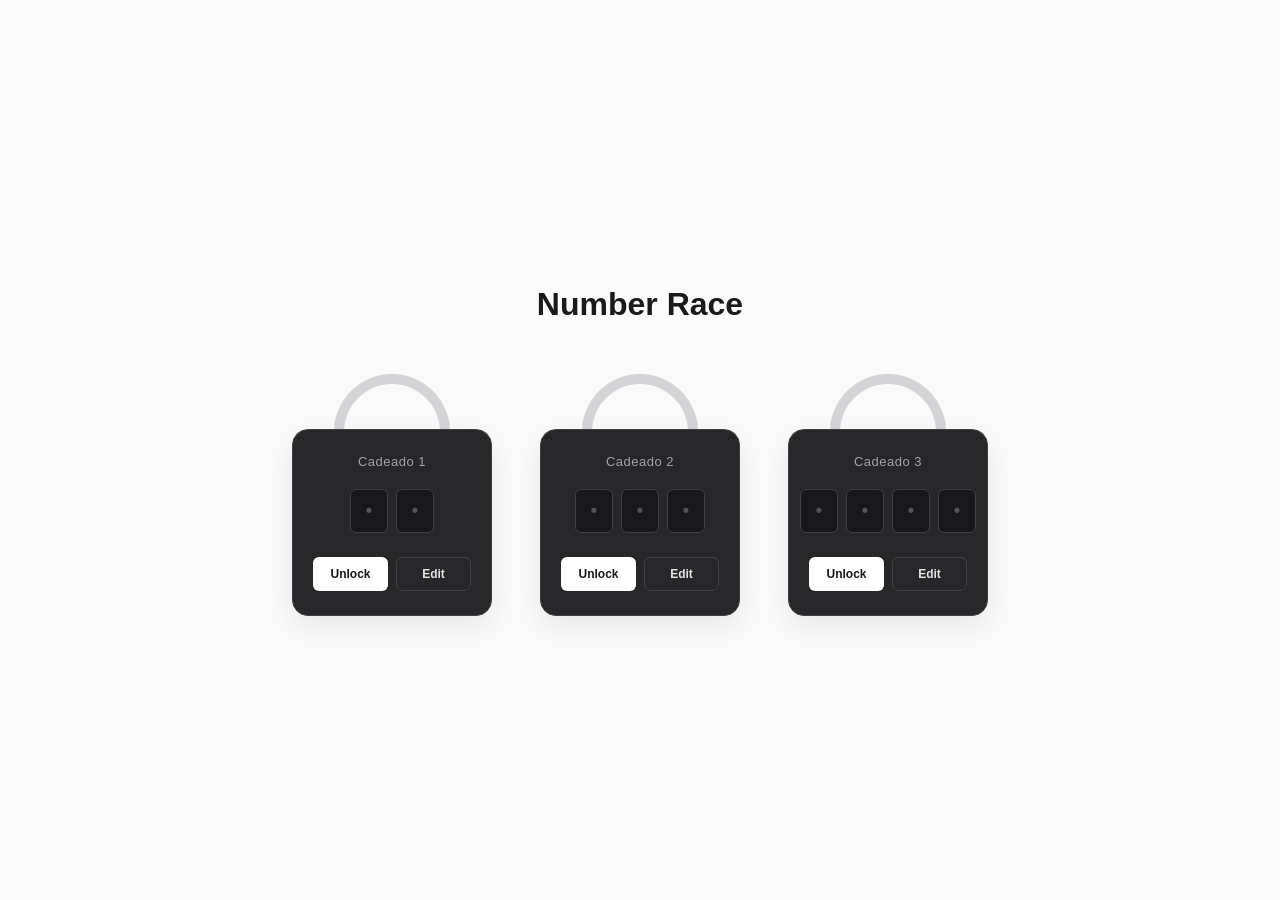
<file: index.html>
<!DOCTYPE html>
<html lang="pt">
<head>
    <meta charset="UTF-8">
    <meta name="viewport" content="width=device-width, initial-scale=1.0">
    <title>Number Race</title>
    <link rel="stylesheet" href="./style/style.css">
</head>
<body>
    <h1>Number Race</h1>
    <div id="padlock-container">

    </div>
</body>
<script type="module" src="./script/main.js"></script>
</html>
</file>
<file: style/style.css>
@import "../style/padlock.css";
@import "../style/path.css";

body {
    display: flex;
    flex-direction: column;
    align-items: center;
    justify-content: center;
    min-height: 100vh;
    background-color: #fafafa;
    margin: 0;
    font-family: -apple-system, BlinkMacSystemFont, "Segoe UI", Roboto, Helvetica, Arial, sans-serif;
    color: #1a1a1a;
}
</file>
